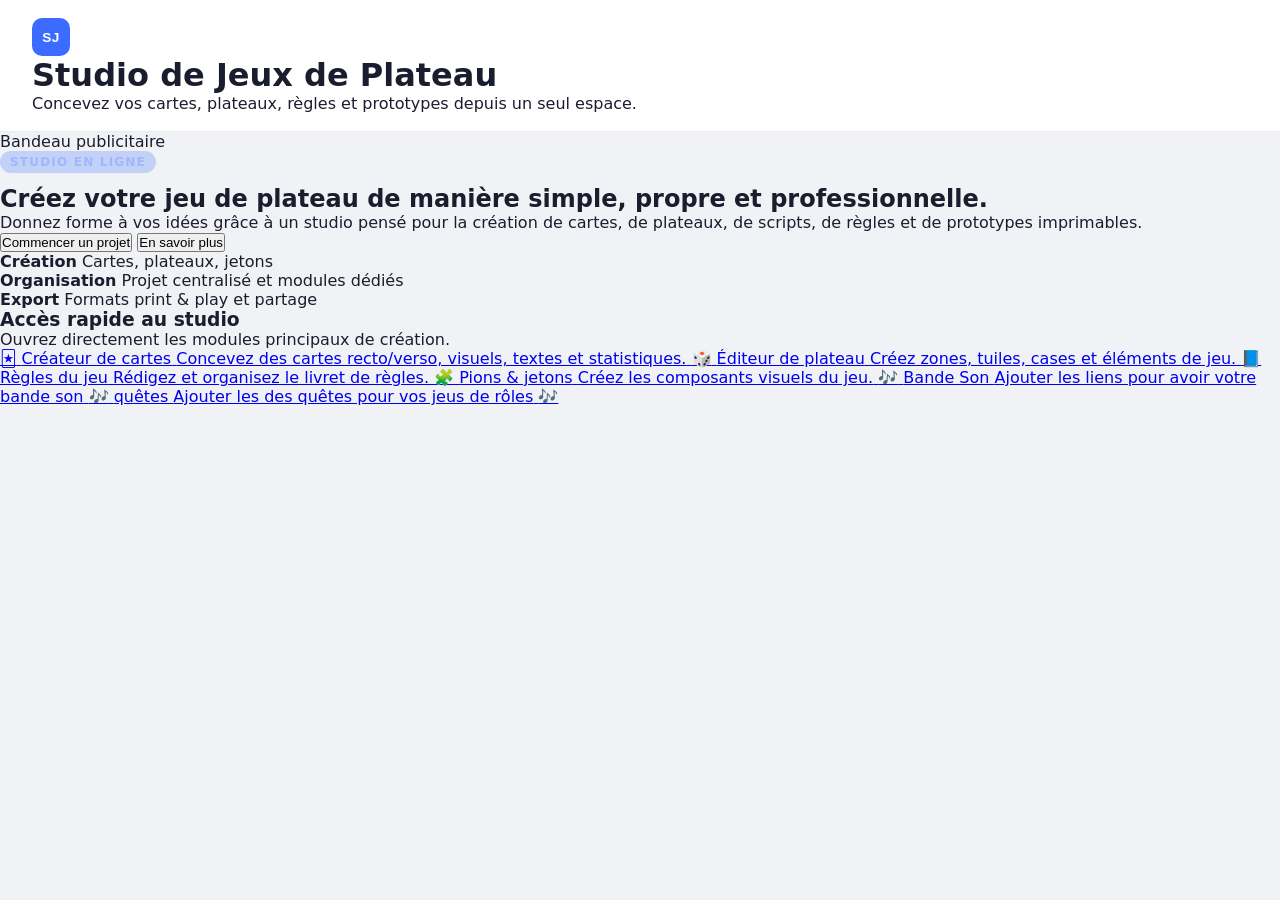
<file: index.html>
<!DOCTYPE html>
<html lang="fr">
<head>
  <meta charset="UTF-8" />
  <meta name="viewport" content="width=device-width, initial-scale=1.0" />
  <title>Studio de Jeux de Plateau</title>
  <link rel="preconnect" href="https://fonts.googleapis.com">
  <link rel="preconnect" href="https://fonts.gstatic.com" crossorigin>
  <link href="https://fonts.googleapis.com/css2?family=Inter:wght@400;500;600;700;800&display=swap" rel="stylesheet">
  <link rel="stylesheet" href="styles.css" />
</head>
<body>
  <div class="page-shell">
    <header class="topbar">
      <div class="brand">
        <div class="brand-mark">SJ</div>
        <div>
          <h1>Studio de Jeux de Plateau</h1>
          <p>Concevez vos cartes, plateaux, règles et prototypes depuis un seul espace.</p>
        </div>
      </div>
    </header>

    <section class="ad-banner ad-banner-top" aria-label="Emplacement publicitaire">
      <span>Bandeau publicitaire</span>
    </section>

    <main class="main-content">
      <section class="hero card">
        <div class="hero-copy">
          <span class="eyebrow">Studio en ligne</span>
          <h2>Créez votre jeu de plateau de manière simple, propre et professionnelle.</h2>
          <p>
            Donnez forme à vos idées grâce à un studio pensé pour la création de cartes,
            de plateaux, de scripts, de règles et de prototypes imprimables.
          </p>
          <div class="hero-actions">
            <button class="primary-btn" id="startProjectBtn">Commencer un projet</button>
            <button class="secondary-btn" id="aboutBtn">En savoir plus</button>
          </div>
        </div>
        <div class="hero-panel">
          <div class="mini-stat">
            <strong>Création</strong>
            <span>Cartes, plateaux, jetons</span>
          </div>
          <div class="mini-stat">
            <strong>Organisation</strong>
            <span>Projet centralisé et modules dédiés</span>
          </div>
          <div class="mini-stat">
            <strong>Export</strong>
            <span>Formats print &amp; play et partage</span>
          </div>
        </div>
      </section>

     <section class="button-hub card">
  <div class="section-head">
    <h3>Accès rapide au studio</h3>
    <p>Ouvrez directement les modules principaux de création.</p>
  </div>

  <div class="feature-grid feature-grid-compact">
    <a href="carte.html" class="feature-button feature-card-shape">
      <span class="feature-icon">🃏</span>
      <span class="feature-title">Créateur de cartes</span>
      <span class="feature-desc">Concevez des cartes recto/verso, visuels, textes et statistiques.</span>
    </a>

    <a href="Map.html" class="feature-button feature-board-shape">
      <span class="feature-icon">🎲</span>
      <span class="feature-title">Éditeur de plateau</span>
      <span class="feature-desc">Créez zones, tuiles, cases et éléments de jeu.</span>
    </a>

    <a href="rules.html" class="feature-button feature-rules-shape">
      <span class="feature-icon">📘</span>
      <span class="feature-title">Règles du jeu</span>
      <span class="feature-desc">Rédigez et organisez le livret de règles.</span>
    </a>

    <a href="token.html" class="feature-button classic-button">
      <span class="feature-icon">🧩</span>
      <span class="feature-title">Pions &amp; jetons</span>
      <span class="feature-desc">Créez les composants visuels du jeu.</span>
    </a>

   <a href="sound.html" class=feature-button feature-rules-shape">
        <span class="feature-icon"> 🎶</span>
        <span class="feature-title"> Bande Son </span>
        <span class="feature-desc"> Ajouter les liens pour avoir votre bande son</span>
      </a>


   <a href="quest.html" class=feature-button feature-rules-shape">
        <span class="feature-icon"> 🎶</span>
        <span class="feature-title"> quêtes </span>
        <span class="feature-desc"> Ajouter les des quêtes pour vos jeus de rôles</span>
      </a>

    <a href="fiche_perso.html" class=feature-button feature-rules-shape">
      <span class="feature-icon">🎶 </span>
      <span class='feature-title"> Fiche personages Jeux de rôles </span>
        <span class="feature-tilte"> fiche de personages pour jeux de rôles à compléter </span>
        </a>
        
  </div>
</section>

    
      <section class="ad-banner ad-banner-mid" aria-label="Emplacement publicitaire">
        <span>Emplacement publicitaire central</span>
      </section>

      <section class="about-section card" id="aboutSection">
        <div class="section-head">
          <h3>À propos</h3>
          <p>Un espace pensé pour rassurer, structurer et accélérer la création de jeux de plateau.</p>
        </div>
        <div class="about-grid">
          <article>
            <h4>Une approche claire</h4>
            <p>
              Le studio regroupe les grandes étapes de création d’un jeu :
              cartes, plateau, règles, composants, tests et export.
            </p>
          </article>
          <article>
            <h4>Un cadre professionnel</h4>
            <p>
              L’interface met l’accent sur la lisibilité, la simplicité et la confiance,
              pour donner une impression de logiciel sérieux dès l’arrivée sur le site.
            </p>
          </article>
          <article>
            <h4>Une base évolutive</h4>
            <p>
              Cette page d’accueil peut ensuite servir de point d’entrée vers chaque module,
              chacun avec son propre HTML, son JS et son CSS.
            </p>
          </article>
        </div>
      </section>
    </main>
  </div>

  <script src="main.js"></script>
</body>
</html>
</file>
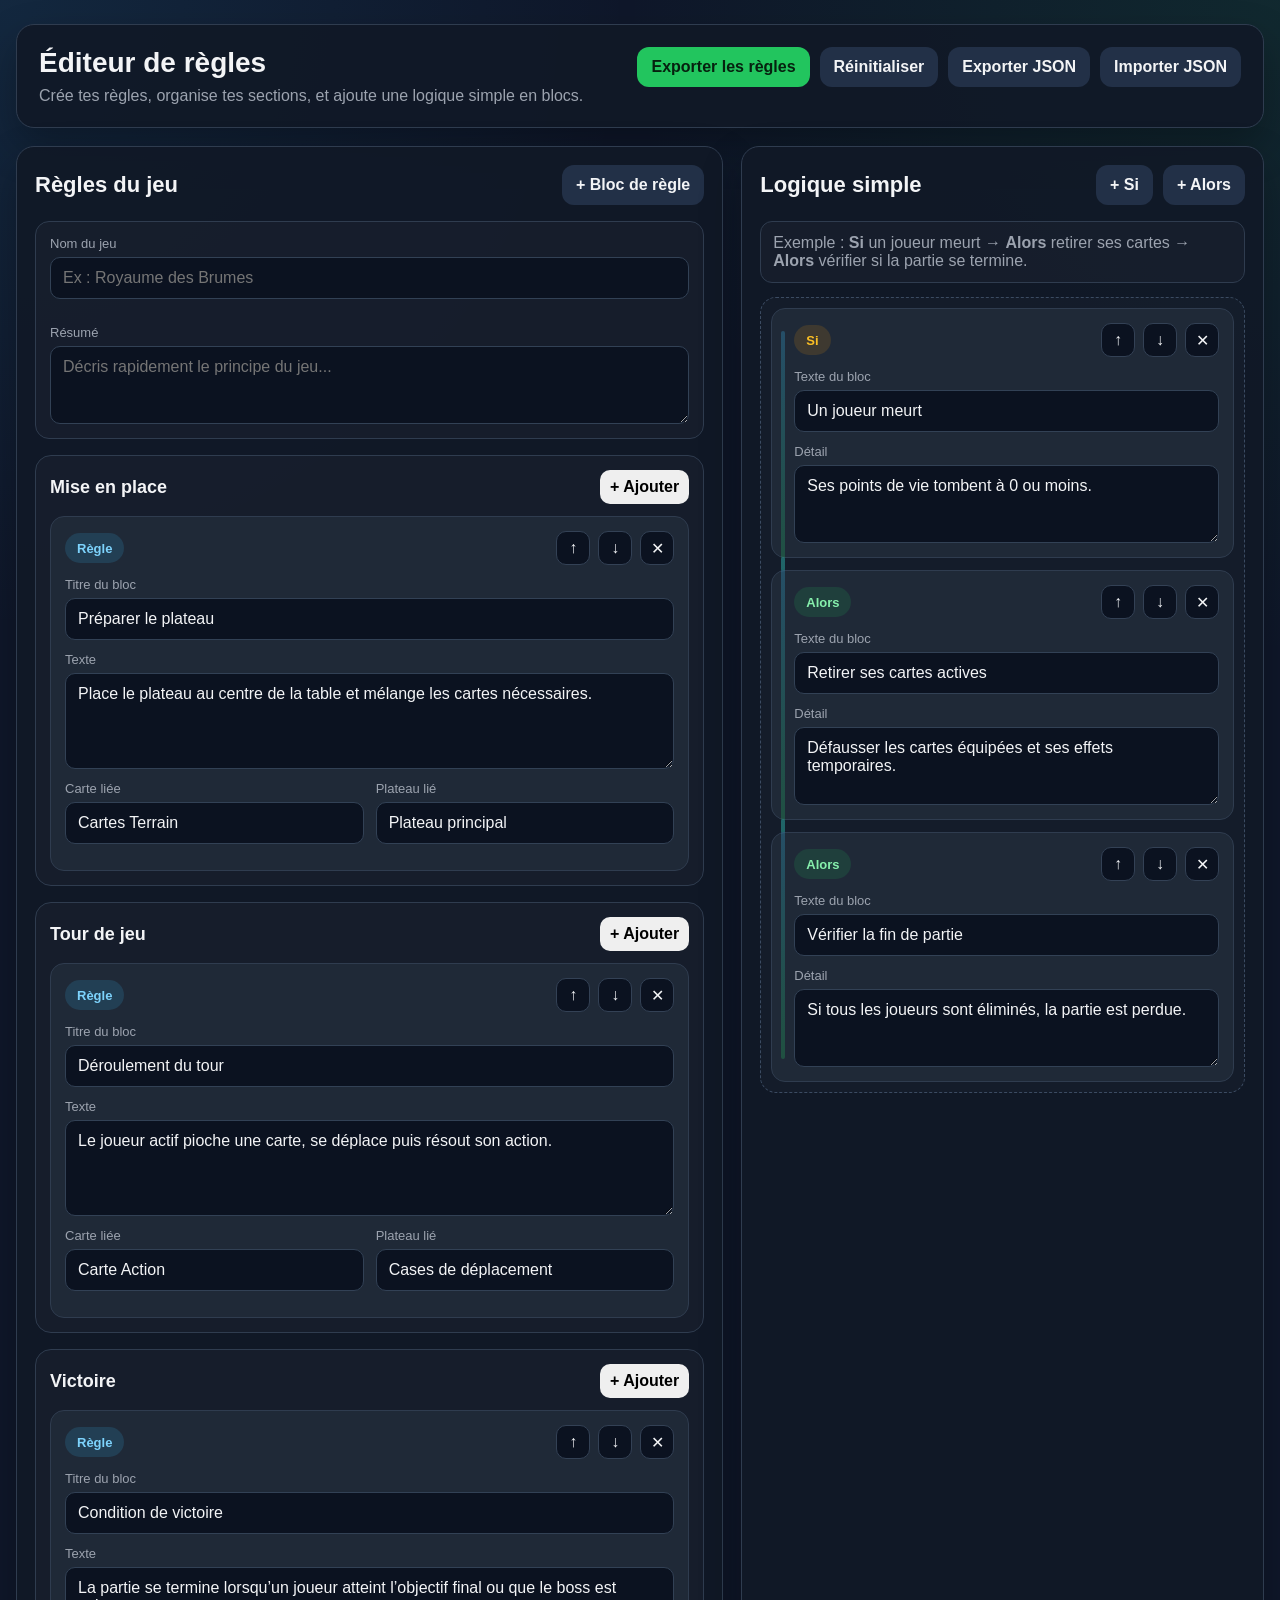
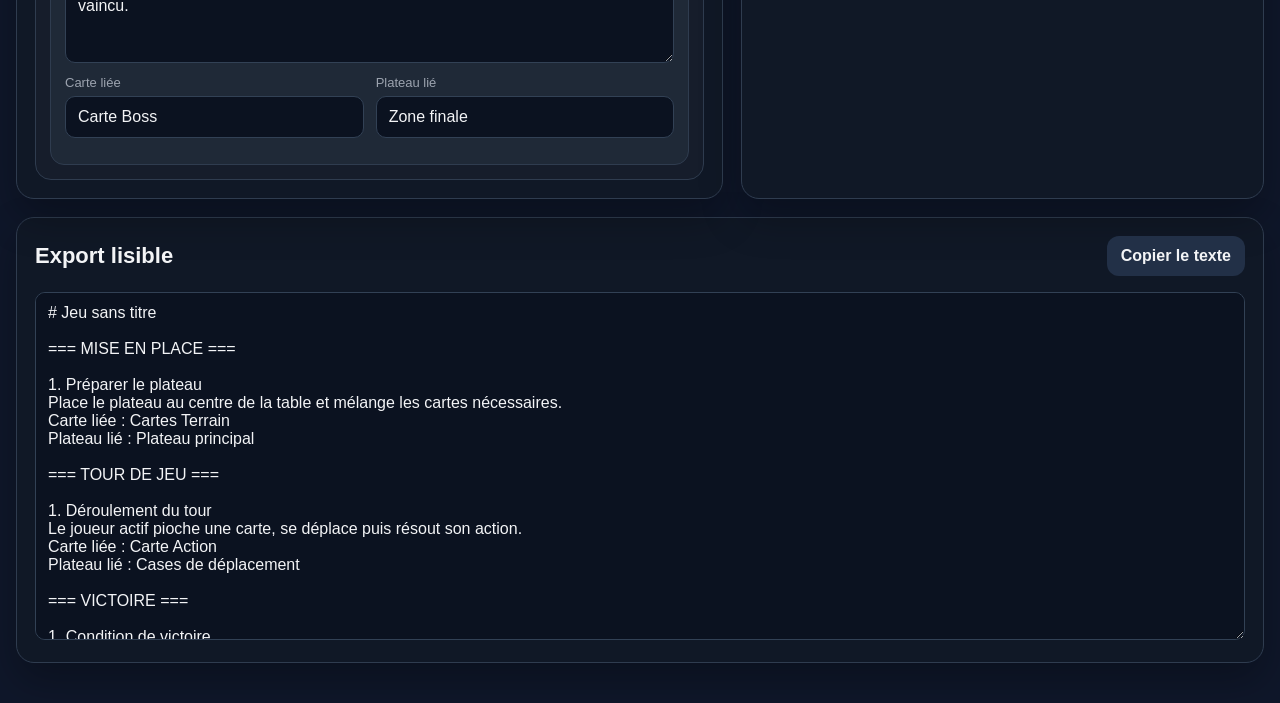
<file: rules.html>
<!DOCTYPE html>
<html lang="fr">
<head>
  <meta charset="UTF-8" />
  <meta name="viewport" content="width=device-width, initial-scale=1.0" />
  <title>Éditeur de règles</title>
  <link rel="stylesheet" href="rules.css" />
</head>
<body>
  <div class="app-shell">
    <header class="topbar">
      <div>
        <h1>Éditeur de règles</h1>
        <p>Crée tes règles, organise tes sections, et ajoute une logique simple en blocs.</p>
      </div>

      <div class="topbar-actions">
        <button id="exportBtn" class="btn btn-primary">Exporter les règles</button>
        <button id="resetBtn" class="btn btn-secondary">Réinitialiser</button>
        <button id="exportJsonBtn" class="btn btn-secondary">Exporter JSON</button>
<button id="importJsonBtn" class="btn btn-secondary">Importer JSON</button>
<input type="file" id="importJsonFile" hidden />
      </div>
    </header>

    <main class="layout">
      <!-- COLONNE GAUCHE -->
      <section class="panel">
        <div class="panel-header">
          <h2>Règles du jeu</h2>
          <button id="addRuleBlockBtn" class="btn btn-secondary">+ Bloc de règle</button>
        </div>

        <div class="meta-box">
          <div class="field">
            <label for="gameTitle">Nom du jeu</label>
            <input id="gameTitle" type="text" placeholder="Ex : Royaume des Brumes" />
          </div>

          <div class="field">
            <label for="gameIntro">Résumé</label>
            <textarea id="gameIntro" rows="3" placeholder="Décris rapidement le principe du jeu..."></textarea>
          </div>
        </div>

        <div class="sections-grid">
          <div class="section-card" data-section="setup">
            <div class="section-card-header">
              <h3>Mise en place</h3>
              <button class="btn btn-small add-section-block">+ Ajouter</button>
            </div>
            <div class="rule-list" id="setupList"></div>
          </div>

          <div class="section-card" data-section="turn">
            <div class="section-card-header">
              <h3>Tour de jeu</h3>
              <button class="btn btn-small add-section-block">+ Ajouter</button>
            </div>
            <div class="rule-list" id="turnList"></div>
          </div>

          <div class="section-card" data-section="victory">
            <div class="section-card-header">
              <h3>Victoire</h3>
              <button class="btn btn-small add-section-block">+ Ajouter</button>
            </div>
            <div class="rule-list" id="victoryList"></div>
          </div>
        </div>
      </section>

      <!-- COLONNE DROITE -->
      <section class="panel">
        <div class="panel-header">
          <h2>Logique simple</h2>
          <div class="logic-actions">
            <button id="addConditionBtn" class="btn btn-secondary">+ Si</button>
            <button id="addActionBtn" class="btn btn-secondary">+ Alors</button>
          </div>
        </div>

        <div class="logic-help">
          <p>
            Exemple : <strong>Si</strong> un joueur meurt → <strong>Alors</strong> retirer ses cartes →
            <strong>Alors</strong> vérifier si la partie se termine.
          </p>
        </div>

        <div id="logicFlow" class="logic-flow"></div>
      </section>
    </main>

    <section class="panel export-panel">
      <div class="panel-header">
        <h2>Export lisible</h2>
        <button id="copyExportBtn" class="btn btn-secondary">Copier le texte</button>
      </div>
      <textarea id="exportOutput" rows="18" readonly placeholder="L’export apparaîtra ici..."></textarea>
    </section>
  </div>

  <template id="ruleBlockTemplate">
    <article class="rule-block">
      <div class="rule-block-top">
        <span class="rule-badge">Règle</span>
        <div class="rule-actions">
          <button class="icon-btn move-up" title="Monter">↑</button>
          <button class="icon-btn move-down" title="Descendre">↓</button>
          <button class="icon-btn delete-rule" title="Supprimer">✕</button>
        </div>
      </div>

      <div class="field">
        <label>Titre du bloc</label>
        <input type="text" class="rule-title" placeholder="Ex : Préparation des cartes" />
      </div>

      <div class="field">
        <label>Texte</label>
        <textarea class="rule-text" rows="4" placeholder="Décris la règle ici..."></textarea>
      </div>

      <div class="links-row">
        <div class="field">
          <label>Carte liée</label>
          <input type="text" class="rule-card-link" placeholder="Ex : Carte Héros, Carte Boss..." />
        </div>

        <div class="field">
          <label>Plateau lié</label>
          <input type="text" class="rule-board-link" placeholder="Ex : Zone nord, case départ..." />
        </div>
      </div>
    </article>
  </template>

  <template id="logicBlockTemplate">
    <article class="logic-block">
      <div class="logic-connector"></div>

      <div class="logic-block-top">
        <span class="logic-type-badge">Bloc</span>
        <div class="rule-actions">
          <button class="icon-btn move-up" title="Monter">↑</button>
          <button class="icon-btn move-down" title="Descendre">↓</button>
          <button class="icon-btn delete-logic" title="Supprimer">✕</button>
        </div>
      </div>

      <div class="field">
        <label>Texte du bloc</label>
        <input type="text" class="logic-text" placeholder="Ex : Un joueur meurt" />
      </div>

      <div class="field extra-field">
        <label>Détail</label>
        <textarea class="logic-detail" rows="3" placeholder="Ex : Ses unités sont retirées du plateau"></textarea>
      </div>
    </article>
  </template>

  <script src="rules.js"></script>
</body>
</html>
</file>
<file: styles.css>
:root {
  --bg-app: #f0f2f5;
  --bg-sidebar: #1a1d2e;
  --bg-sidebar-hover: rgba(255,255,255,0.07);
  --bg-sidebar-active: rgba(255,255,255,0.12);
  --text-sidebar: rgba(255,255,255,0.75);
  --text-sidebar-label: rgba(255,255,255,0.35);
  --brand: #3b6bff;
  --brand-light: #eef2ff;
  --surface: #ffffff;
  --text: #1a1d2e;
  --muted: #64748b;
  --border: rgba(15,23,42,0.08);
  --radius: 14px;
  --radius-sm: 10px;
  --sidebar-w: 210px;

  --mod-blue-bg: #eef2ff; --mod-blue-border: #c7d2fe; --mod-blue-text: #2040c2;
  --mod-teal-bg: #e0f7f2; --mod-teal-border: #99e5d4; --mod-teal-text: #0f6e56;
  --mod-green-bg: #eaf3de; --mod-green-border: #b5d975; --mod-green-text: #3b6d11;
  --mod-amber-bg: #fef3c7; --mod-amber-border: #fbbf24; --mod-amber-text: #78450d;
  --mod-purple-bg: #ede9fe; --mod-purple-border: #c4b5fd; --mod-purple-text: #4c1d95;
  --mod-coral-bg: #fee7df; --mod-coral-border: #f4b8a0; --mod-coral-text: #7a2611;
  --mod-pink-bg: #fde7f0; --mod-pink-border: #f9a8c9; --mod-pink-text: #6b1535;
}

* { box-sizing: border-box; margin: 0; padding: 0; }

html { scroll-behavior: smooth; }

body {
  font-family: 'DM Sans', system-ui, sans-serif;
  background: var(--bg-app);
  color: var(--text);
  min-height: 100vh;
}

/* ── APP SHELL ── */
.app-shell {
  display: flex;
  min-height: 100vh;
}

/* ── SIDEBAR ── */
.sidebar {
  width: var(--sidebar-w);
  background: var(--bg-sidebar);
  display: flex;
  flex-direction: column;
  padding: 20px 0 16px;
  position: fixed;
  top: 0; left: 0; bottom: 0;
  z-index: 100;
  overflow-y: auto;
}

.sidebar-brand {
  display: flex;
  align-items: center;
  gap: 10px;
  padding: 0 18px 20px;
  border-bottom: 1px solid rgba(255,255,255,0.07);
  margin-bottom: 16px;
}

.brand-mark {
  width: 38px; height: 38px;
  background: var(--brand);
  border-radius: 10px;
  display: grid;
  place-items: center;
  font-family: 'Syne', sans-serif;
  font-weight: 800;
  font-size: 0.85rem;
  color: white;
  letter-spacing: 0.03em;
  flex-shrink: 0;
}

.brand-label {
  font-family: 'Syne', sans-serif;
  font-weight: 800;
  font-size: 1rem;
  color: white;
  letter-spacing: 0.04em;
}

.sidebar-nav {
  flex: 1;
  padding: 0 10px;
  display: flex;
  flex-direction: column;
  gap: 2px;
}

.nav-label {
  display: block;
  font-size: 0.7rem;
  font-weight: 700;
  letter-spacing: 0.1em;
  text-transform: uppercase;
  color: var(--text-sidebar-label);
  padding: 4px 10px 6px;
}

.nav-item {
  display: flex;
  align-items: center;
  gap: 10px;
  padding: 9px 10px;
  border-radius: var(--radius-sm);
  color: var(--text-sidebar);
  text-decoration: none;
  font-size: 0.9rem;
  font-weight: 500;
  transition: background 0.15s, color 0.15s;
}

.nav-item:hover {
  background: var(--bg-sidebar-hover);
  color: white;
}

.nav-icon { font-size: 15px; width: 20px; text-align: center; }

.sidebar-footer {
  padding: 10px;
  border-top: 1px solid rgba(255,255,255,0.07);
  margin-top: 10px;
}

/* ── MAIN AREA ── */
.main-area {
  margin-left: var(--sidebar-w);
  flex: 1;
  display: flex;
  flex-direction: column;
  min-height: 100vh;
}

/* ── TOPBAR ── */
.topbar {
  background: var(--surface);
  border-bottom: 1px solid var(--border);
  padding: 18px 32px;
  display: flex;
  align-items: center;
  justify-content: space-between;
  gap: 16px;
  position: sticky;
  top: 0;
  z-index: 50;
}

.topbar-title {
  font-family: 'Syne', sans-serif;
  font-weight: 800;
  font-size: 1.2rem;
  color: var(--text);
  letter-spacing: -0.01em;
}

.topbar-sub {
  margin-top: 2px;
  font-size: 0.84rem;
  color: var(--muted);
}

.status-pill {
  display: inline-flex;
  align-items: center;
  gap: 7px;
  padding: 6px 14px;
  background: #f0fdf4;
  border: 1px solid #bbf7d0;
  border-radius: 999px;
  font-size: 0.8rem;
  font-weight: 600;
  color: #166534;
  white-space: nowrap;
}

.status-dot {
  width: 7px; height: 7px;
  border-radius: 50%;
  background: #22c55e;
  animation: pulse 2s ease-in-out infinite;
}

@keyframes pulse {
  0%, 100% { opacity: 1; }
  50% { opacity: 0.4; }
}

/* ── WORKSPACE ── */
.workspace {
  padding: 28px 32px 48px;
  display: flex;
  flex-direction: column;
  gap: 32px;
}

/* ── HERO STRIP ── */
.hero-strip {
  background: linear-gradient(135deg, #1a1d2e 0%, #2d3260 100%);
  border-radius: var(--radius);
  padding: 32px;
  display: flex;
  align-items: center;
  justify-content: space-between;
  gap: 24px;
  color: white;
  overflow: hidden;
  position: relative;
}

.hero-strip::before {
  content: '';
  position: absolute;
  top: -40px; right: -40px;
  width: 200px; height: 200px;
  border-radius: 50%;
  background: rgba(59,107,255,0.15);
}

.eyebrow {
  display: inline-block;
  background: rgba(59,107,255,0.25);
  color: #a5b4fc;
  font-size: 0.75rem;
  font-weight: 700;
  letter-spacing: 0.1em;
  text-transform: uppercase;
  padding: 4px 10px;
  border-radius: 999px;
  margin-bottom: 12px;
}

.hero-text h2 {
  font-family: 'Syne', sans-serif;
  font-size: clamp(1.5rem, 3vw, 2.2rem);
  font-weight: 800;
  line-height: 1.1;
  letter-spacing: -0.02em;
  margin-bottom: 8px;
}

.hero-text p {
  font-size: 0.95rem;
  color: rgba(255,255,255,0.65);
  line-height: 1.6;
  max-width: 50ch;
}

.hero-stats {
  display: flex;
  gap: 12px;
  flex-shrink: 0;
}

.stat-chip {
  background: rgba(255,255,255,0.08);
  border: 1px solid rgba(255,255,255,0.1);
  border-radius: var(--radius-sm);
  padding: 12px 18px;
  text-align: center;
  min-width: 72px;
}

.stat-chip strong {
  display: block;
  font-family: 'Syne', sans-serif;
  font-size: 1.3rem;
  font-weight: 800;
  color: white;
  line-height: 1;
}

.stat-chip span {
  display: block;
  font-size: 0.72rem;
  color: rgba(255,255,255,0.5);
  margin-top: 4px;
  text-transform: uppercase;
  letter-spacing: 0.07em;
}

/* ── SECTION TITLE ── */
.section-title {
  font-family: 'Syne', sans-serif;
  font-size: 1rem;
  font-weight: 800;
  letter-spacing: 0.03em;
  color: var(--text);
  margin-bottom: 14px;
  text-transform: uppercase;
}

/* ── MODULE CARDS ── */
.cards-row {
  display: grid;
  grid-template-columns: repeat(auto-fill, minmax(220px, 1fr));
  gap: 14px;
}

.cards-row-jdr {
  grid-template-columns: repeat(auto-fill, minmax(260px, 1fr));
  max-width: 600px;
}

.module-card {
  text-decoration: none;
  color: var(--text);
  background: var(--surface);
  border: 1px solid var(--border);
  border-radius: var(--radius);
  padding: 18px;
  display: flex;
  align-items: flex-start;
  gap: 14px;
  transition: transform 0.15s, box-shadow 0.15s, border-color 0.15s;
  position: relative;
  overflow: hidden;
}

.module-card::before {
  content: '';
  position: absolute;
  top: 0; left: 0; right: 0;
  height: 3px;
  border-radius: var(--radius) var(--radius) 0 0;
  opacity: 0.6;
}

.module-card:hover {
  transform: translateY(-2px);
  box-shadow: 0 8px 24px rgba(15,23,42,0.1);
}

.mod-icon {
  font-size: 1.6rem;
  width: 44px; height: 44px;
  display: grid;
  place-items: center;
  border-radius: var(--radius-sm);
  flex-shrink: 0;
}

.mod-body {
  flex: 1;
}

.mod-body strong {
  display: block;
  font-size: 0.95rem;
  font-weight: 700;
  margin-bottom: 4px;
}

.mod-body p {
  font-size: 0.82rem;
  color: var(--muted);
  line-height: 1.5;
}

.mod-arrow {
  font-size: 1rem;
  color: var(--muted);
  align-self: center;
  transition: transform 0.15s;
}

.module-card:hover .mod-arrow {
  transform: translateX(3px);
}

/* Color themes per module */
.mod-blue   { border-top: 3px solid var(--mod-blue-border); }
.mod-blue   .mod-icon { background: var(--mod-blue-bg); }

.mod-teal   { border-top: 3px solid var(--mod-teal-border); }
.mod-teal   .mod-icon { background: var(--mod-teal-bg); }

.mod-green  { border-top: 3px solid var(--mod-green-border); }
.mod-green  .mod-icon { background: var(--mod-green-bg); }

.mod-amber  { border-top: 3px solid var(--mod-amber-border); }
.mod-amber  .mod-icon { background: var(--mod-amber-bg); }

.mod-purple { border-top: 3px solid var(--mod-purple-border); }
.mod-purple .mod-icon { background: var(--mod-purple-bg); }

.mod-coral  { border-top: 3px solid var(--mod-coral-border); }
.mod-coral  .mod-icon { background: var(--mod-coral-bg); }

.mod-pink   { border-top: 3px solid var(--mod-pink-border); }
.mod-pink   .mod-icon { background: var(--mod-pink-bg); }

/* ── ABOUT ── */
.about-cards {
  display: grid;
  grid-template-columns: repeat(3, minmax(0, 1fr));
  gap: 14px;
}

.about-card {
  background: var(--surface);
  border: 1px solid var(--border);
  border-radius: var(--radius);
  padding: 20px;
}

.about-icon {
  font-size: 1.4rem;
  margin-bottom: 12px;
}

.about-card h4 {
  font-family: 'Syne', sans-serif;
  font-size: 0.95rem;
  font-weight: 800;
  margin-bottom: 8px;
}

.about-card p {
  font-size: 0.84rem;
  color: var(--muted);
  line-height: 1.6;
}

/* ── RESPONSIVE ── */
@media (max-width: 900px) {
  :root { --sidebar-w: 0px; }
  .sidebar { display: none; }
  .main-area { margin-left: 0; }
  .workspace { padding: 20px 16px 40px; }
  .topbar { padding: 14px 16px; }
  .hero-strip { flex-direction: column; }
  .hero-stats { flex-wrap: wrap; }
  .about-cards { grid-template-columns: 1fr; }
}

@media (max-width: 600px) {
  .cards-row, .cards-row-jdr {
    grid-template-columns: 1fr;
  }
  .hero-strip { padding: 22px; }
}
</file>
<file: rules.css>
* {
  box-sizing: border-box;
}

:root {
  --bg: #0f172a;
  --panel: #111827;
  --panel-2: #1f2937;
  --border: #2f3c4f;
  --text: #f3f4f6;
  --muted: #9ca3af;
  --accent: #22c55e;
  --accent-2: #38bdf8;
  --danger: #ef4444;
  --shadow: 0 18px 40px rgba(0, 0, 0, 0.28);
  --radius: 18px;
}

body {
  margin: 0;
  font-family: Arial, Helvetica, sans-serif;
  background:
    radial-gradient(circle at top left, rgba(56, 189, 248, 0.10), transparent 24%),
    radial-gradient(circle at top right, rgba(34, 197, 94, 0.10), transparent 25%),
    var(--bg);
  color: var(--text);
}

.app-shell {
  width: min(1400px, calc(100% - 32px));
  margin: 24px auto 40px;
}

.topbar,
.panel {
  background: rgba(17, 24, 39, 0.92);
  border: 1px solid var(--border);
  border-radius: var(--radius);
  box-shadow: var(--shadow);
}

.topbar {
  padding: 22px;
  margin-bottom: 18px;
  display: flex;
  justify-content: space-between;
  gap: 18px;
  align-items: flex-start;
}

.topbar h1 {
  margin: 0 0 8px;
  font-size: 28px;
}

.topbar p {
  margin: 0;
  color: var(--muted);
}

.topbar-actions {
  display: flex;
  gap: 10px;
  flex-wrap: wrap;
}

.layout {
  display: grid;
  grid-template-columns: 1.15fr 0.85fr;
  gap: 18px;
  margin-bottom: 18px;
}

.panel {
  padding: 18px;
}

.panel-header {
  display: flex;
  justify-content: space-between;
  align-items: center;
  gap: 12px;
  margin-bottom: 16px;
}

.panel-header h2 {
  margin: 0;
  font-size: 22px;
}

.logic-actions {
  display: flex;
  gap: 10px;
  flex-wrap: wrap;
}

.meta-box {
  display: grid;
  gap: 14px;
  padding: 14px;
  background: rgba(255, 255, 255, 0.025);
  border: 1px solid var(--border);
  border-radius: 14px;
  margin-bottom: 16px;
}

.sections-grid {
  display: grid;
  gap: 16px;
}

.section-card {
  background: rgba(255, 255, 255, 0.025);
  border: 1px solid var(--border);
  border-radius: 16px;
  padding: 14px;
}

.section-card-header {
  display: flex;
  justify-content: space-between;
  align-items: center;
  gap: 12px;
  margin-bottom: 12px;
}

.section-card-header h3 {
  margin: 0;
  font-size: 18px;
}

.rule-list,
.logic-flow {
  display: flex;
  flex-direction: column;
  gap: 12px;
}

.rule-block,
.logic-block {
  position: relative;
  background: var(--panel-2);
  border: 1px solid var(--border);
  border-radius: 14px;
  padding: 14px;
}

.rule-block-top,
.logic-block-top {
  display: flex;
  justify-content: space-between;
  align-items: center;
  margin-bottom: 12px;
}

.rule-badge,
.logic-type-badge {
  display: inline-flex;
  align-items: center;
  justify-content: center;
  min-height: 30px;
  padding: 6px 12px;
  border-radius: 999px;
  font-size: 13px;
  font-weight: bold;
}

.rule-badge {
  background: rgba(56, 189, 248, 0.15);
  color: #7dd3fc;
}

.logic-block.condition .logic-type-badge {
  background: rgba(245, 158, 11, 0.14);
  color: #fbbf24;
}

.logic-block.action .logic-type-badge {
  background: rgba(34, 197, 94, 0.14);
  color: #86efac;
}

.rule-actions {
  display: flex;
  gap: 8px;
}

.field {
  display: flex;
  flex-direction: column;
  gap: 6px;
  margin-bottom: 12px;
}

.field:last-child {
  margin-bottom: 0;
}

label {
  font-size: 13px;
  color: var(--muted);
}

input,
textarea {
  width: 100%;
  background: #0b1220;
  color: var(--text);
  border: 1px solid #324155;
  border-radius: 10px;
  padding: 11px 12px;
  font: inherit;
  resize: vertical;
  outline: none;
}

input:focus,
textarea:focus {
  border-color: var(--accent-2);
  box-shadow: 0 0 0 3px rgba(56, 189, 248, 0.15);
}

.links-row {
  display: grid;
  grid-template-columns: 1fr 1fr;
  gap: 12px;
}

.logic-help {
  margin-bottom: 14px;
  padding: 12px;
  border-radius: 12px;
  border: 1px solid var(--border);
  background: rgba(255, 255, 255, 0.025);
}

.logic-help p {
  margin: 0;
  color: var(--muted);
}

.logic-flow {
  min-height: 220px;
  padding: 10px;
  border-radius: 16px;
  border: 1px dashed #3b4b62;
  background: rgba(255, 255, 255, 0.02);
}

.logic-block {
  padding-left: 22px;
}

.logic-connector {
  position: absolute;
  left: 9px;
  top: -14px;
  bottom: -14px;
  width: 4px;
  background: linear-gradient(to bottom, rgba(56, 189, 248, 0.25), rgba(34, 197, 94, 0.25));
  border-radius: 999px;
}

.logic-block:first-child .logic-connector {
  top: 22px;
}

.logic-block:last-child .logic-connector {
  bottom: 22px;
}

.btn,
.icon-btn {
  border: none;
  cursor: pointer;
  transition: 0.18s ease;
  font: inherit;
}

.btn {
  min-height: 40px;
  border-radius: 12px;
  padding: 10px 14px;
  font-weight: bold;
}

.btn-primary {
  background: var(--accent);
  color: #06210f;
}

.btn-primary:hover {
  transform: translateY(-1px);
  filter: brightness(1.05);
}

.btn-secondary {
  background: #223047;
  color: var(--text);
}

.btn-secondary:hover {
  background: #2a3b56;
}

.btn-small {
  min-height: 34px;
  padding: 8px 10px;
  border-radius: 10px;
}

.icon-btn {
  width: 34px;
  height: 34px;
  border-radius: 10px;
  background: #0b1220;
  color: var(--text);
  border: 1px solid #334155;
}

.icon-btn:hover {
  background: #162033;
}

.export-panel textarea {
  min-height: 320px;
}

.empty-state {
  color: var(--muted);
  text-align: center;
  padding: 22px 10px;
  border: 1px dashed #3b4b62;
  border-radius: 14px;
  background: rgba(255, 255, 255, 0.02);
}

@media (max-width: 980px) {
  .layout {
    grid-template-columns: 1fr;
  }

  .links-row {
    grid-template-columns: 1fr;
  }

  .topbar {
    flex-direction: column;
  }
}
</file>
